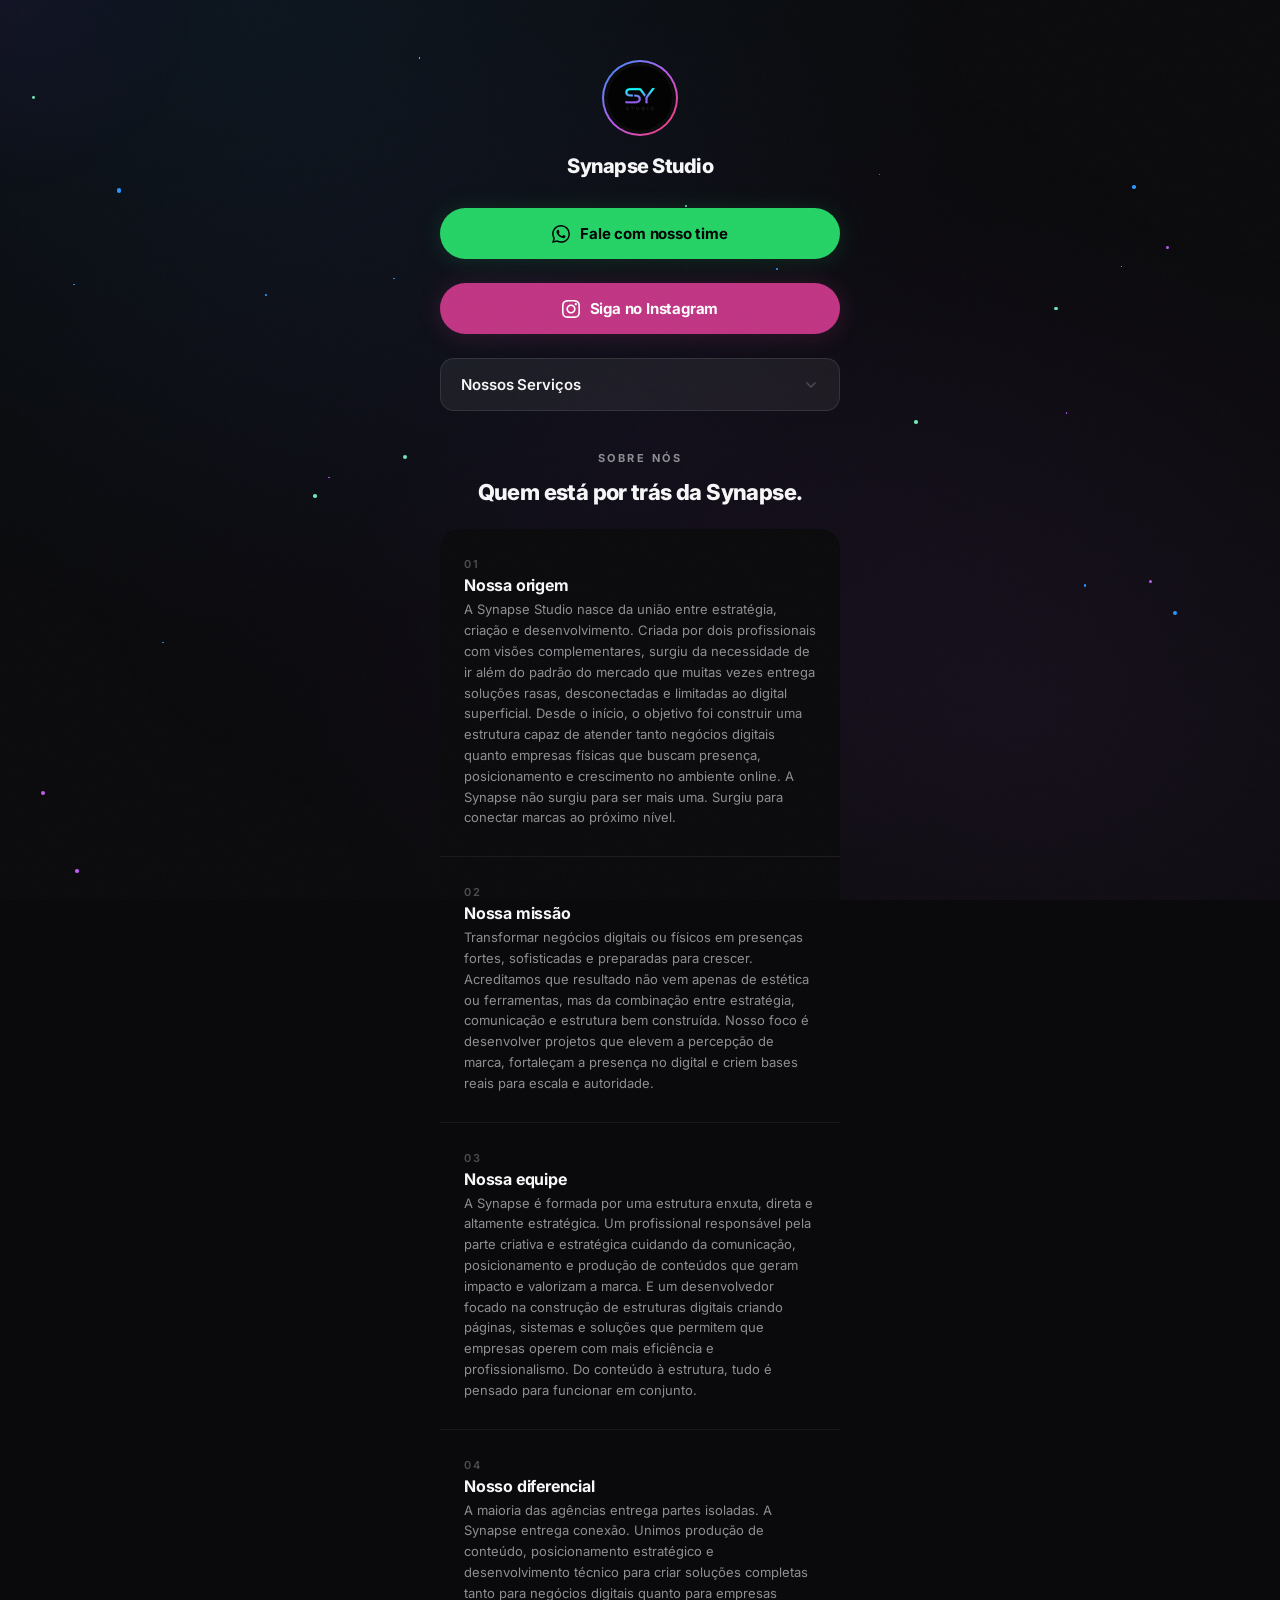
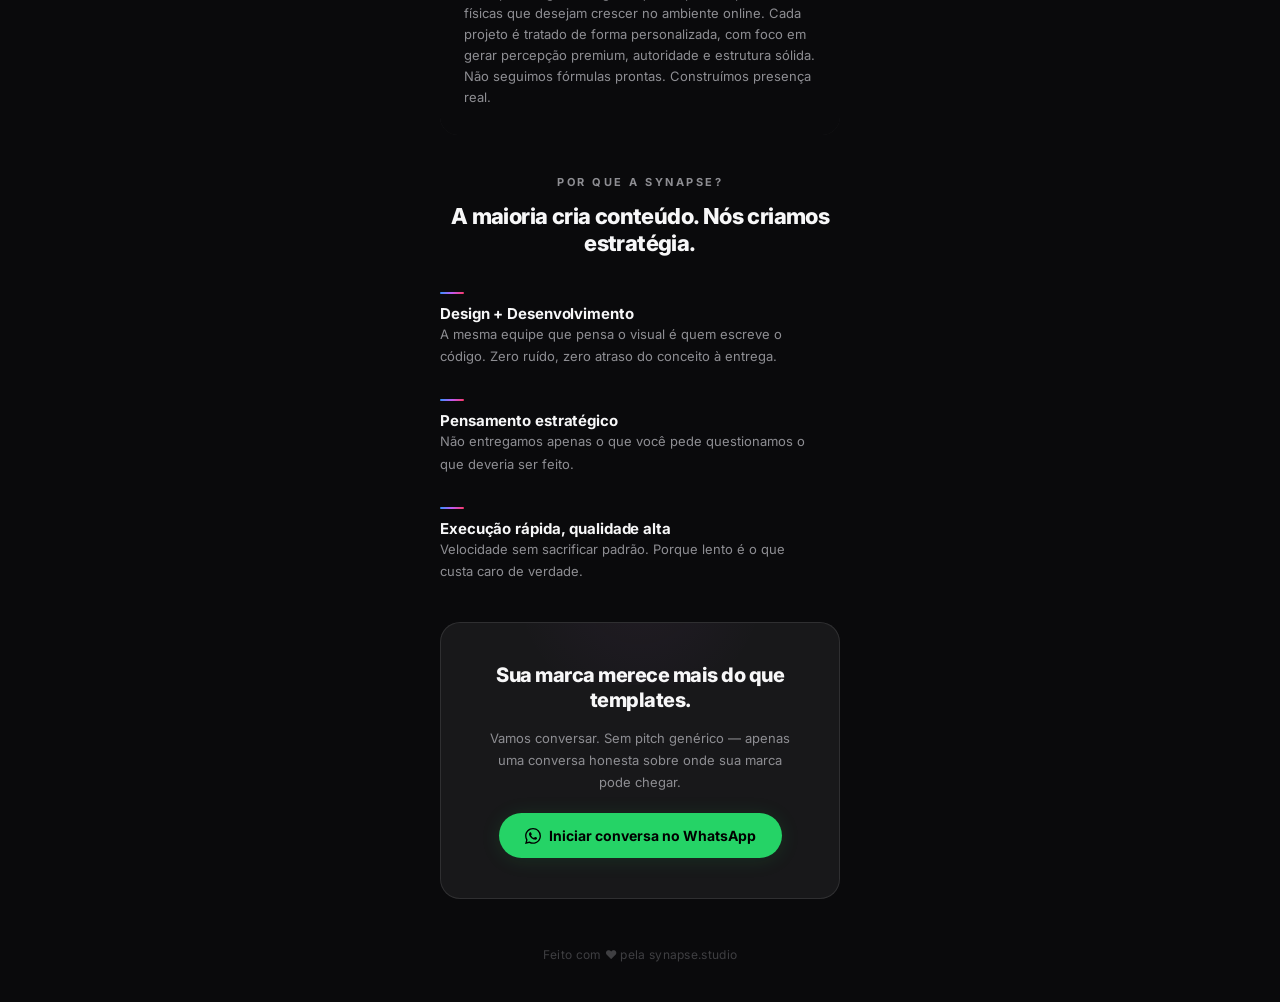
<file: index.html>
<!DOCTYPE html>
<html lang="pt-BR">
<head>
    <meta charset="UTF-8">
    <meta name="viewport" content="width=device-width, initial-scale=1.0">
    <title>Synapse Studio</title>
    <meta name="description" content="Transformamos ideias em experiências digitais">
    <link rel="icon" href="logo.png">
    <link rel="preconnect" href="https://fonts.googleapis.com">
    <link rel="preconnect" href="https://fonts.gstatic.com" crossorigin>
    <link href="https://fonts.googleapis.com/css2?family=Inter:wght@300;400;500;600;700;800;900&display=swap" rel="stylesheet">
    <link rel="stylesheet" href="style_novo.css">
</head>
<body>
    <div class="noise"></div>
    <div class="bg-gradient"></div>
    <div class="particles"></div>
    <div class="mouse-glow"></div>

    <main class="container">

        <!-- 1. HERO -->
        <section class="hero visible">
            <div class="avatar-ring">
                <div class="avatar"><img class="logo_pequeno" src="logo (2).png" alt=""></div>
            </div>
            <h1 class="headline fade-in-up" style="--delay: 0.15s">Synapse Studio</h1> 
            <p class="subheadline fade-in-up" style="--delay: 0.3s"></p>
        </section>

        <!-- 2. CTA WHATSAPP -->
        <section class="section-primary-cta fade-in-up" style="--delay: 0.5s">
            <a href="https://wa.me/5500000000000?text=Ol%C3%A1%2C%20vi%20o%20perfil%20da%20Synapse%20e%20gostaria%20de%20saber%20mais." target="_blank" rel="noopener" class="cta-primary">
                <svg class="whatsapp-icon" viewBox="0 0 24 24" fill="currentColor"><path d="M17.472 14.382c-.297-.149-1.758-.867-2.03-.967-.273-.099-.471-.148-.67.15-.197.297-.767.966-.94 1.164-.173.199-.347.223-.644.075-.297-.15-1.255-.463-2.39-1.475-.883-.788-1.48-1.761-1.653-2.059-.173-.297-.018-.458.13-.606.134-.133.298-.347.446-.52.149-.174.198-.298.298-.497.099-.198.05-.371-.025-.52-.075-.149-.669-1.612-.916-2.207-.242-.579-.487-.5-.669-.51-.173-.008-.371-.01-.57-.01-.198 0-.52.074-.792.372-.272.297-1.04 1.016-1.04 2.479 0 1.462 1.065 2.875 1.213 3.074.149.198 2.096 3.2 5.077 4.487.709.306 1.262.489 1.694.625.712.227 1.36.195 1.871.118.571-.085 1.758-.719 2.006-1.413.248-.694.248-1.289.173-1.413-.074-.124-.272-.198-.57-.347m-5.421 7.403h-.004a9.87 9.87 0 01-5.031-1.378l-.361-.214-3.741.982.998-3.648-.235-.374a9.86 9.86 0 01-1.51-5.26c.001-5.45 4.436-9.884 9.888-9.884 2.64 0 5.122 1.03 6.988 2.898a9.825 9.825 0 012.893 6.994c-.003 5.45-4.437 9.884-9.885 9.884m8.413-18.297A11.815 11.815 0 0012.05 0C5.495 0 .16 5.335.157 11.892c0 2.096.547 4.142 1.588 5.945L.057 24l6.305-1.654a11.882 11.882 0 005.683 1.448h.005c6.554 0 11.89-5.335 11.893-11.893a11.821 11.821 0 00-3.48-8.413z"/></svg>
                <span>Fale com nosso time</span>
            </a>
        </section>

        <!-- 3. CTA INSTAGRAM -->
        <section class="section-instagram-cta fade-in-up" style="--delay: 0.62s">
            <a href="https://www.instagram.com/synapse.studio_/" target="_blank" rel="noopener" class="cta-instagram">
                <svg class="instagram-icon" viewBox="0 0 24 24" fill="currentColor"><path d="M12 2.163c3.204 0 3.584.012 4.85.07 3.252.148 4.771 1.691 4.919 4.919.058 1.265.069 1.645.069 4.849 0 3.205-.012 3.584-.069 4.849-.149 3.225-1.664 4.771-4.919 4.919-1.266.058-1.644.07-4.85.07-3.204 0-3.584-.012-4.849-.07-3.26-.149-4.771-1.699-4.919-4.92-.058-1.265-.07-1.644-.07-4.849 0-3.204.013-3.583.07-4.849.149-3.227 1.664-4.771 4.919-4.919 1.266-.057 1.645-.069 4.849-.069zm0-2.163c-3.259 0-3.667.014-4.947.072-4.358.2-6.78 2.618-6.98 6.98-.059 1.281-.073 1.689-.073 4.948 0 3.259.014 3.668.072 4.948.2 4.358 2.618 6.78 6.98 6.98 1.281.058 1.689.072 4.948.072 3.259 0 3.668-.014 4.948-.072 4.354-.2 6.782-2.618 6.979-6.98.059-1.28.073-1.689.073-4.948 0-3.259-.014-3.667-.072-4.947-.196-4.354-2.617-6.78-6.979-6.98-1.281-.059-1.69-.073-4.949-.073zm0 5.838c-3.403 0-6.162 2.759-6.162 6.162s2.759 6.163 6.162 6.163 6.162-2.759 6.162-6.163c0-3.403-2.759-6.162-6.162-6.162zm0 10.162c-2.209 0-4-1.79-4-4 0-2.209 1.791-4 4-4s4 1.791 4 4c0 2.21-1.791 4-4 4zm6.406-11.845c-.796 0-1.441.645-1.441 1.44s.645 1.44 1.441 1.44c.795 0 1.439-.645 1.439-1.44s-.644-1.44-1.439-1.44z"/></svg>
                <span>Siga no Instagram</span>
            </a>
        </section>

        <!-- 4. NOSSOS SERVIÇOS — Accordion -->
        <section class="section-links">
            <div>
                <button class="services-accordion-btn" id="servicesBtn" aria-expanded="false" aria-controls="servicesList">
                    Nossos Serviços
                    <svg class="accordion-chevron" viewBox="0 0 24 24" fill="none" stroke="currentColor" stroke-width="2.5" stroke-linecap="round" stroke-linejoin="round">
                        <polyline points="6 9 12 15 18 9"/>
                    </svg>
                </button>
                <div class="services-list" id="servicesList" role="region" aria-labelledby="servicesBtn">
                    <div class="services-list-inner">
                        <div class="service-list-item">
                            <h4>⚙️ Estrutura & Automação</h4>
                            <p>Sistemas, fluxos e integrações que organizam e escalam sua operação sem depender de mais pessoas.</p>
                        </div>
                        <div class="service-list-item">
                            <h4>🎯 Posicionamento & Conteúdo</h4>
                            <p>Estratégia e direção criativa para transformar sua presença digital em autoridade, percepção premium e conversão.</p>
                        </div>
                        <div class="service-list-item">
                            <h4>🎥 Produção de Conteúdo Presencial</h4>
                            <p>Para negócios físicos, estruturamos a captação profissional de conteúdo, com equipe direcionada para gerar materiais de alto nível diretamente no seu ambiente.
                                Você não precisa se preocupar com gravação.
                                Nós cuidamos da produção.</p>
                        </div>
                        <div class="service-list-item">
                            <h4>🌐 Sites & Experiência Digital</h4>
                            <p>Páginas e interfaces desenvolvidas para gerar resultado.
                                Design + código trabalhando juntos para converter.</p>
                        </div>
                        <div class="service-list-item">
                            <h4>🧠 Identidade & Percepção de Marca</h4>
                            <p>Construção visual e estratégica que posiciona seu negócio acima da média, com clareza, consistência e autoridade.</p>
                        </div>
                    </div>
                </div>
            </div>
        </section>

        <!-- 5. SOBRE NÓS -->
        <section class="section-services">
            <div class="section-label">Sobre nós</div>
            <h2 class="section-title">Quem está por trás da Synapse.</h2>
            <div class="services-grid">
                <div class="service-card stagger">
                    <div class="service-num">01</div>
                    <h3>Nossa origem</h3>
                    <p>A Synapse Studio nasce da união entre estratégia, criação e desenvolvimento.
                    Criada por dois profissionais com visões complementares, surgiu da necessidade de ir além do padrão do mercado que muitas vezes entrega soluções rasas, desconectadas e limitadas ao digital superficial.
                    Desde o início, o objetivo foi construir uma estrutura capaz de atender tanto negócios digitais quanto empresas físicas que buscam presença, posicionamento e crescimento no ambiente online.
                    A Synapse não surgiu para ser mais uma.
                    Surgiu para conectar marcas ao próximo nível.</p>
                </div>
                <div class="service-card stagger">
                    <div class="service-num">02</div>
                    <h3>Nossa missão</h3>
                    <p>Transformar negócios digitais ou físicos em presenças fortes, sofisticadas e preparadas para crescer.
                        Acreditamos que resultado não vem apenas de estética ou ferramentas, mas da combinação entre estratégia, comunicação e estrutura bem construída.
                        Nosso foco é desenvolver projetos que elevem a percepção de marca, fortaleçam a presença no digital e criem bases reais para escala e autoridade.</p>
                </div>
                <div class="service-card stagger">
                    <div class="service-num">03</div>
                    <h3>Nossa equipe</h3>
                    <p>A Synapse é formada por uma estrutura enxuta, direta e altamente estratégica.
                        Um profissional responsável pela parte criativa e estratégica cuidando da comunicação, posicionamento e produção de conteúdos que geram impacto e valorizam a marca.
                        E um desenvolvedor focado na construção de estruturas digitais criando páginas, sistemas e soluções que permitem que empresas operem com mais eficiência e profissionalismo.
                        Do conteúdo à estrutura, tudo é pensado para funcionar em conjunto.</p>
                </div>
                <div class="service-card stagger">
                    <div class="service-num">04</div>
                    <h3>Nosso diferencial</h3>
                    <p>A maioria das agências entrega partes isoladas.
                        A Synapse entrega conexão.
                        Unimos produção de conteúdo, posicionamento estratégico e desenvolvimento técnico para criar soluções completas tanto para negócios digitais quanto para empresas físicas que desejam crescer no ambiente online.
                        Cada projeto é tratado de forma personalizada, com foco em gerar percepção premium, autoridade e estrutura sólida.
                        Não seguimos fórmulas prontas.
                        Construímos presença real.</p>
                </div>
            </div>
        </section>

        <!-- 6. POR QUE A SYNAPSE? -->
        <section class="section-authority">
            <div class="section-label">Por que a Synapse?</div>
            <h2 class="section-title">A maioria cria conteúdo. Nós criamos estratégia.</h2>
            <div class="authority-points">
                <div class="auth-point stagger">
                    <div class="auth-star"></div>
                    <h4>Design + Desenvolvimento</h4>
                    <p>A mesma equipe que pensa o visual é quem escreve o código. Zero ruído, zero atraso do conceito à entrega.</p>
                </div>
                <div class="auth-point stagger">
                    <div class="auth-star"></div>
                    <h4>Pensamento estratégico</h4>
                    <p>Não entregamos apenas o que você pede questionamos o que deveria ser feito.</p>
                </div>
                <div class="auth-point stagger">
                    <div class="auth-star"></div>
                    <h4>Execução rápida, qualidade alta</h4>
                    <p>Velocidade sem sacrificar padrão. Porque lento é o que custa caro de verdade.</p>
                </div>
            </div>
        </section>

        <!-- 7. CTA FINAL -->
        <section class="section-secondary-cta">
            <div class="cta-secondary-card">
                <h2>Sua marca merece mais do que templates.</h2>
                <p>Vamos conversar. Sem pitch genérico — apenas uma conversa honesta sobre onde sua marca pode chegar.</p>
                <a href="https://wa.me/5500000000000?text=Ol%C3%A1%2C%20vi%20o%20perfil%20da%20Synapse%20e%20gostaria%20de%20saber%20mais." target="_blank" rel="noopener" class="cta-secondary">
                    <svg class="whatsapp-icon-sm" viewBox="0 0 24 24" fill="currentColor"><path d="M17.472 14.382c-.297-.149-1.758-.867-2.03-.967-.273-.099-.471-.148-.67.15-.197.297-.767.966-.94 1.164-.173.199-.347.223-.644.075-.297-.15-1.255-.463-2.39-1.475-.883-.788-1.48-1.761-1.653-2.059-.173-.297-.018-.458.13-.606.134-.133.298-.347.446-.52.149-.174.198-.298.298-.497.099-.198.05-.371-.025-.52-.075-.149-.669-1.612-.916-2.207-.242-.579-.487-.5-.669-.51-.173-.008-.371-.01-.57-.01-.198 0-.52.074-.792.372-.272.297-1.04 1.016-1.04 2.479 0 1.462 1.065 2.875 1.213 3.074.149.198 2.096 3.2 5.077 4.487.709.306 1.262.489 1.694.625.712.227 1.36.195 1.871.118.571-.085 1.758-.719 2.006-1.413.248-.694.248-1.289.173-1.413-.074-.124-.272-.198-.57-.347m-5.421 7.403h-.004a9.87 9.87 0 01-5.031-1.378l-.361-.214-3.741.982.998-3.648-.235-.374a9.86 9.86 0 01-1.51-5.26c.001-5.45 4.436-9.884 9.888-9.884 2.64 0 5.122 1.03 6.988 2.898a9.825 9.825 0 012.893 6.994c-.003 5.45-4.437 9.884-9.885 9.884m8.413-18.297A11.815 11.815 0 0012.05 0C5.495 0 .16 5.335.157 11.892c0 2.096.547 4.142 1.588 5.945L.057 24l6.305-1.654a11.882 11.882 0 005.683 1.448h.005c6.554 0 11.89-5.335 11.893-11.893a11.821 11.821 0 00-3.48-8.413z"/></svg>
                    Iniciar conversa no WhatsApp
                </a>
            </div>
        </section>

        <!-- Footer -->
        <footer class="footer">
            <p class="footer-copy">Feito com ♥ pela synapse.studio</p>
        </footer>

    </main>

    <script>
        // Scroll animations
        const observer = new IntersectionObserver((entries) => {
            entries.forEach(entry => {
                if (entry.isIntersecting) entry.target.classList.add('visible');
            });
        }, { threshold: 0.15, rootMargin: '0px 0px -40px 0px' });
        document.querySelectorAll('section:not(.hero)').forEach(s => observer.observe(s));

        // Stagger animation
        const staggerObserver = new IntersectionObserver((entries) => {
            entries.forEach(entry => {
                if (entry.isIntersecting) {
                    const parent = entry.target.closest('.services-grid, .authority-points');
                    let idx = 0;
                    if (parent) idx = Array.from(parent.children).indexOf(entry.target);
                    setTimeout(() => entry.target.classList.add('visible'), idx * 120);
                    staggerObserver.unobserve(entry.target);
                }
            });
        }, { threshold: 0.1 });
        document.querySelectorAll('.stagger').forEach(el => staggerObserver.observe(el));

        // Services accordion
        const btn = document.getElementById('servicesBtn');
        const list = document.getElementById('servicesList');
        btn.addEventListener('click', () => {
            const isOpen = btn.classList.toggle('open');
            list.classList.toggle('open', isOpen);
            btn.setAttribute('aria-expanded', isOpen);
        });

        // Floating particles
        (function () {
            const c = document.querySelector('.particles');
            for (let i = 0; i < 30; i++) {
                const p = document.createElement('div');
                p.classList.add('particle');
                p.style.left = Math.random() * 100 + '%';
                p.style.top = Math.random() * 100 + '%';
                p.style.width = Math.random() * 4 + 1 + 'px';
                p.style.height = p.style.width;
                p.style.animationDelay = Math.random() * 6 + 's';
                p.style.animationDuration = Math.random() * 4 + 4 + 's';
                c.appendChild(p);
            }
        })();

        // Ripple effect
        document.querySelectorAll('.cta-primary, .cta-instagram, .cta-secondary, .text-link-card').forEach(btn => {
            btn.addEventListener('click', function (e) {
                const ripple = document.createElement('span');
                ripple.classList.add('ripple');
                const rect = this.getBoundingClientRect();
                const size = Math.max(rect.width, rect.height);
                ripple.style.width = ripple.style.height = size + 'px';
                ripple.style.left = e.clientX - rect.left - size / 2 + 'px';
                ripple.style.top = e.clientY - rect.top - size / 2 + 'px';
                this.appendChild(ripple);
                setTimeout(() => ripple.remove(), 600);
            });
        });

        // Mouse-following glow
        const glow = document.querySelector('.mouse-glow');
        let mx = 0, my = 0, cx = 0, cy = 0;
        document.addEventListener('mousemove', (e) => { mx = e.clientX; my = e.clientY; });
        function animateGlow() {
            cx += (mx - cx) * 0.08; cy += (my - cy) * 0.08;
            glow.style.transform = `translate(${cx - 200}px, ${cy - 200}px)`;
            requestAnimationFrame(animateGlow);
        }
        animateGlow();
    </script>
</body>
</html>
</file>
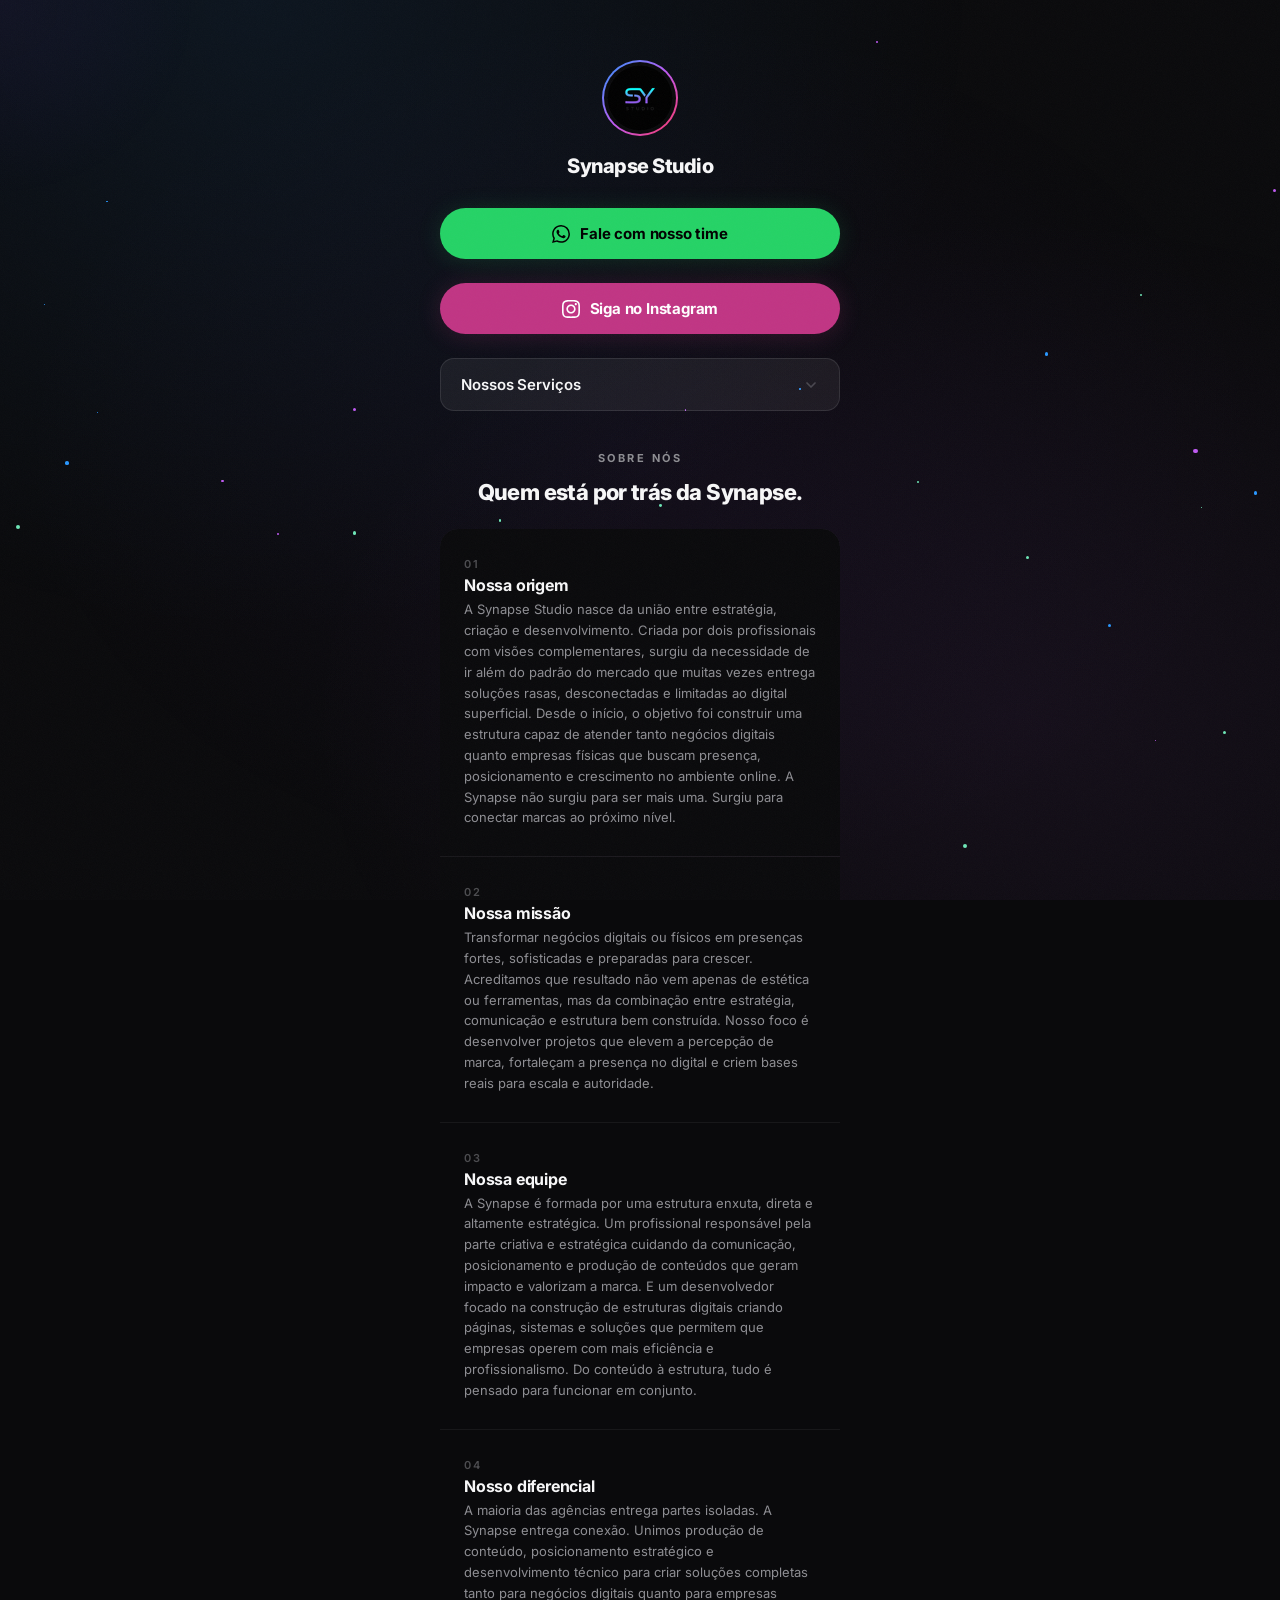
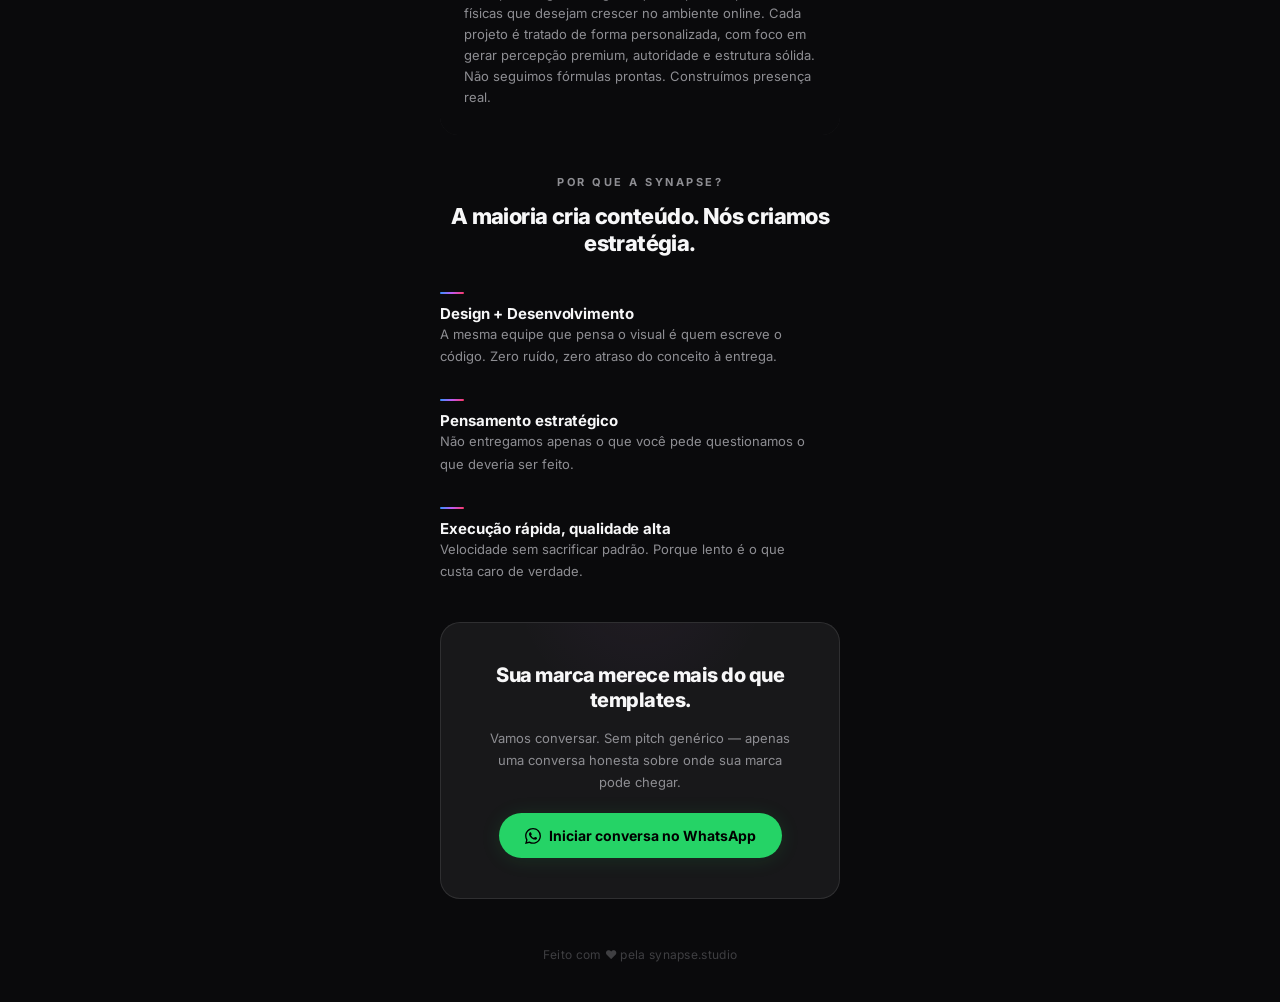
<file: index_NOVO.html>
<!DOCTYPE html>
<html lang="pt-BR">
<head>
    <meta charset="UTF-8">
    <meta name="viewport" content="width=device-width, initial-scale=1.0">
    <title>Synapse Studio</title>
    <meta name="description" content="Transformamos ideias em experiências digitais">
    <link rel="icon" href="logo.png">
    <link rel="preconnect" href="https://fonts.googleapis.com">
    <link rel="preconnect" href="https://fonts.gstatic.com" crossorigin>
    <link href="https://fonts.googleapis.com/css2?family=Inter:wght@300;400;500;600;700;800;900&display=swap" rel="stylesheet">
    <link rel="stylesheet" href="style_novo.css">
</head>
<body>
    <div class="noise"></div>
    <div class="bg-gradient"></div>
    <div class="particles"></div>
    <div class="mouse-glow"></div>

    <main class="container">

        <!-- 1. HERO -->
        <section class="hero visible">
            <div class="avatar-ring">
                <div class="avatar"><img class="logo_pequeno" src="logo (2).png" alt=""></div>
            </div>
            <h1 class="headline fade-in-up" style="--delay: 0.15s">Synapse Studio</h1>
            <p class="subheadline fade-in-up" style="--delay: 0.3s"></p>
        </section>

        <!-- 2. CTA WHATSAPP -->
        <section class="section-primary-cta fade-in-up" style="--delay: 0.5s">
            <a href="https://wa.me/5500000000000?text=Ol%C3%A1%2C%20vi%20o%20perfil%20da%20Synapse%20e%20gostaria%20de%20saber%20mais." target="_blank" rel="noopener" class="cta-primary">
                <svg class="whatsapp-icon" viewBox="0 0 24 24" fill="currentColor"><path d="M17.472 14.382c-.297-.149-1.758-.867-2.03-.967-.273-.099-.471-.148-.67.15-.197.297-.767.966-.94 1.164-.173.199-.347.223-.644.075-.297-.15-1.255-.463-2.39-1.475-.883-.788-1.48-1.761-1.653-2.059-.173-.297-.018-.458.13-.606.134-.133.298-.347.446-.52.149-.174.198-.298.298-.497.099-.198.05-.371-.025-.52-.075-.149-.669-1.612-.916-2.207-.242-.579-.487-.5-.669-.51-.173-.008-.371-.01-.57-.01-.198 0-.52.074-.792.372-.272.297-1.04 1.016-1.04 2.479 0 1.462 1.065 2.875 1.213 3.074.149.198 2.096 3.2 5.077 4.487.709.306 1.262.489 1.694.625.712.227 1.36.195 1.871.118.571-.085 1.758-.719 2.006-1.413.248-.694.248-1.289.173-1.413-.074-.124-.272-.198-.57-.347m-5.421 7.403h-.004a9.87 9.87 0 01-5.031-1.378l-.361-.214-3.741.982.998-3.648-.235-.374a9.86 9.86 0 01-1.51-5.26c.001-5.45 4.436-9.884 9.888-9.884 2.64 0 5.122 1.03 6.988 2.898a9.825 9.825 0 012.893 6.994c-.003 5.45-4.437 9.884-9.885 9.884m8.413-18.297A11.815 11.815 0 0012.05 0C5.495 0 .16 5.335.157 11.892c0 2.096.547 4.142 1.588 5.945L.057 24l6.305-1.654a11.882 11.882 0 005.683 1.448h.005c6.554 0 11.89-5.335 11.893-11.893a11.821 11.821 0 00-3.48-8.413z"/></svg>
                <span>Fale com nosso time</span>
            </a>
        </section>

        <!-- 3. CTA INSTAGRAM -->
        <section class="section-instagram-cta fade-in-up" style="--delay: 0.62s">
            <a href="https://www.instagram.com/synapse.studio_/" target="_blank" rel="noopener" class="cta-instagram">
                <svg class="instagram-icon" viewBox="0 0 24 24" fill="currentColor"><path d="M12 2.163c3.204 0 3.584.012 4.85.07 3.252.148 4.771 1.691 4.919 4.919.058 1.265.069 1.645.069 4.849 0 3.205-.012 3.584-.069 4.849-.149 3.225-1.664 4.771-4.919 4.919-1.266.058-1.644.07-4.85.07-3.204 0-3.584-.012-4.849-.07-3.26-.149-4.771-1.699-4.919-4.92-.058-1.265-.07-1.644-.07-4.849 0-3.204.013-3.583.07-4.849.149-3.227 1.664-4.771 4.919-4.919 1.266-.057 1.645-.069 4.849-.069zm0-2.163c-3.259 0-3.667.014-4.947.072-4.358.2-6.78 2.618-6.98 6.98-.059 1.281-.073 1.689-.073 4.948 0 3.259.014 3.668.072 4.948.2 4.358 2.618 6.78 6.98 6.98 1.281.058 1.689.072 4.948.072 3.259 0 3.668-.014 4.948-.072 4.354-.2 6.782-2.618 6.979-6.98.059-1.28.073-1.689.073-4.948 0-3.259-.014-3.667-.072-4.947-.196-4.354-2.617-6.78-6.979-6.98-1.281-.059-1.69-.073-4.949-.073zm0 5.838c-3.403 0-6.162 2.759-6.162 6.162s2.759 6.163 6.162 6.163 6.162-2.759 6.162-6.163c0-3.403-2.759-6.162-6.162-6.162zm0 10.162c-2.209 0-4-1.79-4-4 0-2.209 1.791-4 4-4s4 1.791 4 4c0 2.21-1.791 4-4 4zm6.406-11.845c-.796 0-1.441.645-1.441 1.44s.645 1.44 1.441 1.44c.795 0 1.439-.645 1.439-1.44s-.644-1.44-1.439-1.44z"/></svg>
                <span>Siga no Instagram</span>
            </a>
        </section>

        <!-- 4. NOSSOS SERVIÇOS — Accordion -->
        <section class="section-links">
            <div>
                <button class="services-accordion-btn" id="servicesBtn" aria-expanded="false" aria-controls="servicesList">
                    Nossos Serviços
                    <svg class="accordion-chevron" viewBox="0 0 24 24" fill="none" stroke="currentColor" stroke-width="2.5" stroke-linecap="round" stroke-linejoin="round">
                        <polyline points="6 9 12 15 18 9"/>
                    </svg>
                </button>
                <div class="services-list" id="servicesList" role="region" aria-labelledby="servicesBtn">
                    <div class="services-list-inner">
                        <div class="service-list-item">
                            <h4>⚙️ Estrutura & Automação</h4>
                            <p>Sistemas, fluxos e integrações que organizam e escalam sua operação sem depender de mais pessoas.</p>
                        </div>
                        <div class="service-list-item">
                            <h4>🎯 Posicionamento & Conteúdo</h4>
                            <p>Estratégia e direção criativa para transformar sua presença digital em autoridade, percepção premium e conversão.</p>
                        </div>
                        <div class="service-list-item">
                            <h4>🎥 Produção de Conteúdo Presencial</h4>
                            <p>Para negócios físicos, estruturamos a captação profissional de conteúdo, com equipe direcionada para gerar materiais de alto nível diretamente no seu ambiente.
                                Você não precisa se preocupar com gravação.
                                Nós cuidamos da produção.</p>
                        </div>
                        <div class="service-list-item">
                            <h4>🌐 Sites & Experiência Digital</h4>
                            <p>Páginas e interfaces desenvolvidas para gerar resultado.
                                Design + código trabalhando juntos para converter.</p>
                        </div>
                        <div class="service-list-item">
                            <h4>🧠 Identidade & Percepção de Marca</h4>
                            <p>Construção visual e estratégica que posiciona seu negócio acima da média, com clareza, consistência e autoridade.</p>
                        </div>
                    </div>
                </div>
            </div>
        </section>

        <!-- 5. SOBRE NÓS -->
        <section class="section-services">
            <div class="section-label">Sobre nós</div>
            <h2 class="section-title">Quem está por trás da Synapse.</h2>
            <div class="services-grid">
                <div class="service-card stagger">
                    <div class="service-num">01</div>
                    <h3>Nossa origem</h3>
                    <p>A Synapse Studio nasce da união entre estratégia, criação e desenvolvimento.
                    Criada por dois profissionais com visões complementares, surgiu da necessidade de ir além do padrão do mercado que muitas vezes entrega soluções rasas, desconectadas e limitadas ao digital superficial.
                    Desde o início, o objetivo foi construir uma estrutura capaz de atender tanto negócios digitais quanto empresas físicas que buscam presença, posicionamento e crescimento no ambiente online.
                    A Synapse não surgiu para ser mais uma.
                    Surgiu para conectar marcas ao próximo nível.</p>
                </div>
                <div class="service-card stagger">
                    <div class="service-num">02</div>
                    <h3>Nossa missão</h3>
                    <p>Transformar negócios digitais ou físicos em presenças fortes, sofisticadas e preparadas para crescer.
                        Acreditamos que resultado não vem apenas de estética ou ferramentas, mas da combinação entre estratégia, comunicação e estrutura bem construída.
                        Nosso foco é desenvolver projetos que elevem a percepção de marca, fortaleçam a presença no digital e criem bases reais para escala e autoridade.</p>
                </div>
                <div class="service-card stagger">
                    <div class="service-num">03</div>
                    <h3>Nossa equipe</h3>
                    <p>A Synapse é formada por uma estrutura enxuta, direta e altamente estratégica.
                        Um profissional responsável pela parte criativa e estratégica cuidando da comunicação, posicionamento e produção de conteúdos que geram impacto e valorizam a marca.
                        E um desenvolvedor focado na construção de estruturas digitais criando páginas, sistemas e soluções que permitem que empresas operem com mais eficiência e profissionalismo.
                        Do conteúdo à estrutura, tudo é pensado para funcionar em conjunto.</p>
                </div>
                <div class="service-card stagger">
                    <div class="service-num">04</div>
                    <h3>Nosso diferencial</h3>
                    <p>A maioria das agências entrega partes isoladas.
                        A Synapse entrega conexão.
                        Unimos produção de conteúdo, posicionamento estratégico e desenvolvimento técnico para criar soluções completas tanto para negócios digitais quanto para empresas físicas que desejam crescer no ambiente online.
                        Cada projeto é tratado de forma personalizada, com foco em gerar percepção premium, autoridade e estrutura sólida.
                        Não seguimos fórmulas prontas.
                        Construímos presença real.</p>
                </div>
            </div>
        </section>

        <!-- 6. POR QUE A SYNAPSE? -->
        <section class="section-authority">
            <div class="section-label">Por que a Synapse?</div>
            <h2 class="section-title">A maioria cria conteúdo. Nós criamos estratégia.</h2>
            <div class="authority-points">
                <div class="auth-point stagger">
                    <div class="auth-star"></div>
                    <h4>Design + Desenvolvimento</h4>
                    <p>A mesma equipe que pensa o visual é quem escreve o código. Zero ruído, zero atraso do conceito à entrega.</p>
                </div>
                <div class="auth-point stagger">
                    <div class="auth-star"></div>
                    <h4>Pensamento estratégico</h4>
                    <p>Não entregamos apenas o que você pede questionamos o que deveria ser feito.</p>
                </div>
                <div class="auth-point stagger">
                    <div class="auth-star"></div>
                    <h4>Execução rápida, qualidade alta</h4>
                    <p>Velocidade sem sacrificar padrão. Porque lento é o que custa caro de verdade.</p>
                </div>
            </div>
        </section>

        <!-- 7. CTA FINAL -->
        <section class="section-secondary-cta">
            <div class="cta-secondary-card">
                <h2>Sua marca merece mais do que templates.</h2>
                <p>Vamos conversar. Sem pitch genérico — apenas uma conversa honesta sobre onde sua marca pode chegar.</p>
                <a href="https://wa.me/5500000000000?text=Ol%C3%A1%2C%20vi%20o%20perfil%20da%20Synapse%20e%20gostaria%20de%20saber%20mais." target="_blank" rel="noopener" class="cta-secondary">
                    <svg class="whatsapp-icon-sm" viewBox="0 0 24 24" fill="currentColor"><path d="M17.472 14.382c-.297-.149-1.758-.867-2.03-.967-.273-.099-.471-.148-.67.15-.197.297-.767.966-.94 1.164-.173.199-.347.223-.644.075-.297-.15-1.255-.463-2.39-1.475-.883-.788-1.48-1.761-1.653-2.059-.173-.297-.018-.458.13-.606.134-.133.298-.347.446-.52.149-.174.198-.298.298-.497.099-.198.05-.371-.025-.52-.075-.149-.669-1.612-.916-2.207-.242-.579-.487-.5-.669-.51-.173-.008-.371-.01-.57-.01-.198 0-.52.074-.792.372-.272.297-1.04 1.016-1.04 2.479 0 1.462 1.065 2.875 1.213 3.074.149.198 2.096 3.2 5.077 4.487.709.306 1.262.489 1.694.625.712.227 1.36.195 1.871.118.571-.085 1.758-.719 2.006-1.413.248-.694.248-1.289.173-1.413-.074-.124-.272-.198-.57-.347m-5.421 7.403h-.004a9.87 9.87 0 01-5.031-1.378l-.361-.214-3.741.982.998-3.648-.235-.374a9.86 9.86 0 01-1.51-5.26c.001-5.45 4.436-9.884 9.888-9.884 2.64 0 5.122 1.03 6.988 2.898a9.825 9.825 0 012.893 6.994c-.003 5.45-4.437 9.884-9.885 9.884m8.413-18.297A11.815 11.815 0 0012.05 0C5.495 0 .16 5.335.157 11.892c0 2.096.547 4.142 1.588 5.945L.057 24l6.305-1.654a11.882 11.882 0 005.683 1.448h.005c6.554 0 11.89-5.335 11.893-11.893a11.821 11.821 0 00-3.48-8.413z"/></svg>
                    Iniciar conversa no WhatsApp
                </a>
            </div>
        </section>

        <!-- Footer -->
        <footer class="footer">
            <p class="footer-copy">Feito com ♥ pela synapse.studio</p>
        </footer>

    </main>

    <script>
        // Scroll animations
        const observer = new IntersectionObserver((entries) => {
            entries.forEach(entry => {
                if (entry.isIntersecting) entry.target.classList.add('visible');
            });
        }, { threshold: 0.15, rootMargin: '0px 0px -40px 0px' });
        document.querySelectorAll('section:not(.hero)').forEach(s => observer.observe(s));

        // Stagger animation
        const staggerObserver = new IntersectionObserver((entries) => {
            entries.forEach(entry => {
                if (entry.isIntersecting) {
                    const parent = entry.target.closest('.services-grid, .authority-points');
                    let idx = 0;
                    if (parent) idx = Array.from(parent.children).indexOf(entry.target);
                    setTimeout(() => entry.target.classList.add('visible'), idx * 120);
                    staggerObserver.unobserve(entry.target);
                }
            });
        }, { threshold: 0.1 });
        document.querySelectorAll('.stagger').forEach(el => staggerObserver.observe(el));

        // Services accordion
        const btn = document.getElementById('servicesBtn');
        const list = document.getElementById('servicesList');
        btn.addEventListener('click', () => {
            const isOpen = btn.classList.toggle('open');
            list.classList.toggle('open', isOpen);
            btn.setAttribute('aria-expanded', isOpen);
        });

        // Floating particles
        (function () {
            const c = document.querySelector('.particles');
            for (let i = 0; i < 30; i++) {
                const p = document.createElement('div');
                p.classList.add('particle');
                p.style.left = Math.random() * 100 + '%';
                p.style.top = Math.random() * 100 + '%';
                p.style.width = Math.random() * 4 + 1 + 'px';
                p.style.height = p.style.width;
                p.style.animationDelay = Math.random() * 6 + 's';
                p.style.animationDuration = Math.random() * 4 + 4 + 's';
                c.appendChild(p);
            }
        })();

        // Ripple effect
        document.querySelectorAll('.cta-primary, .cta-instagram, .cta-secondary, .text-link-card').forEach(btn => {
            btn.addEventListener('click', function (e) {
                const ripple = document.createElement('span');
                ripple.classList.add('ripple');
                const rect = this.getBoundingClientRect();
                const size = Math.max(rect.width, rect.height);
                ripple.style.width = ripple.style.height = size + 'px';
                ripple.style.left = e.clientX - rect.left - size / 2 + 'px';
                ripple.style.top = e.clientY - rect.top - size / 2 + 'px';
                this.appendChild(ripple);
                setTimeout(() => ripple.remove(), 600);
            });
        });

        // Mouse-following glow
        const glow = document.querySelector('.mouse-glow');
        let mx = 0, my = 0, cx = 0, cy = 0;
        document.addEventListener('mousemove', (e) => { mx = e.clientX; my = e.clientY; });
        function animateGlow() {
            cx += (mx - cx) * 0.08; cy += (my - cy) * 0.08;
            glow.style.transform = `translate(${cx - 200}px, ${cy - 200}px)`;
            requestAnimationFrame(animateGlow);
        }
        animateGlow();
    </script>
</body>
</html>
</file>
<file: style_novo.css>
/* ============================================
   SYNAPSE STUDIO — Premium Beacons
   ============================================ */

:root {
    --bg: #0a0a0c;
    --card: rgba(255, 255, 255, 0.06);
    --card-hover: rgba(255, 255, 255, 0.1);
    --border: rgba(255, 255, 255, 0.1);
    --border-hover: rgba(255, 255, 255, 0.18);
    --text: #f7f7f8;
    --text-muted: #8e8e93;
    --accent: #0071e3;
    --blue-500: #2997ff;
    --purple-500: #bf5af2;
    --whatsapp: #25d366;
    --instagram: #C13584;
    --gradient-beacons: linear-gradient(135deg, var(--blue-500) 0%, var(--purple-500) 50%, #ff375f 100%);
    --ease: cubic-bezier(0.22, 1, 0.36, 1);
    --max-w: 440px;
}

* { margin: 0; padding: 0; box-sizing: border-box; }
html { -webkit-font-smoothing: antialiased; -moz-osx-font-smoothing: grayscale; }
body {
    font-family: 'Inter', -apple-system, BlinkMacSystemFont, sans-serif;
    background: var(--bg);
    color: var(--text);
    min-height: 100vh;
    overflow-x: hidden;
    position: relative;
}

/* ───────── Noise Overlay ───────── */
.noise {
    position: fixed; inset: 0; pointer-events: none; z-index: 100; opacity: 0.03;
    background-image: url("data:image/svg+xml,%3Csvg viewBox='0 0 256 256' xmlns='http://www.w3.org/2000/svg'%3E%3Cfilter id='n'%3E%3CfeTurbulence type='fractalNoise' baseFrequency='0.9' numOctaves='4' stitchTiles='stitch'/%3E%3C/filter%3E%3Crect width='100%25' height='100%25' filter='url(%23n)'/%3E%3C/svg%3E");
    background-size: 200px 200px;
}

/* ───────── Ambient Background ───────── */
.bg-gradient {
    position: fixed; inset: 0;
    background:
        radial-gradient(ellipse at 20% 0%, rgba(41, 151, 255, 0.08) 0%, transparent 50%),
        radial-gradient(ellipse at 80% 80%, rgba(191, 90, 242, 0.06) 0%, transparent 50%),
        radial-gradient(ellipse at 50% 50%, rgba(124, 58, 237, 0.04) 0%, transparent 70%);
    pointer-events: none; z-index: 0;
}

/* ───────── Floating Particles ───────── */
.particles { position: fixed; inset: 0; pointer-events: none; z-index: 0; }

@keyframes float {
    0%, 100% { transform: translateY(0) scale(1); opacity: 0.15; }
    50%       { transform: translateY(-40px) scale(1.8); opacity: 0.5; }
}

.particle { position: absolute; border-radius: 50%; animation: float 6s ease-in-out infinite; }
.particle:nth-child(3n)   { background: var(--blue-500); }
.particle:nth-child(3n+1) { background: var(--purple-500); }
.particle:nth-child(3n+2) { background: #6ee7b7; }

/* ───────── Mouse-Following Glow ───────── */
.mouse-glow {
    position: fixed; width: 400px; height: 400px; border-radius: 50%;
    background: radial-gradient(circle, rgba(124, 58, 237, 0.06) 0%, transparent 70%);
    pointer-events: none; z-index: 0; top: 0; left: 0; will-change: transform;
}

/* ───────── Container ───────── */
.container {
    position: relative; z-index: 1;
    max-width: var(--max-w); margin: 0 auto;
    padding: 44px 20px 40px;
    display: flex; flex-direction: column; align-items: center; gap: 24px;
}

/* ───────── Animations ───────── */
section {
    width: 100%; opacity: 0; transform: translateY(25px);
    transition: opacity 0.7s var(--ease), transform 0.7s var(--ease);
}
section.visible { opacity: 1; transform: translateY(0); }

@keyframes fadeInUp {
    from { opacity: 0; transform: translateY(20px); }
    to   { opacity: 1; transform: translateY(0); }
}
@keyframes scaleIn {
    from { opacity: 0; transform: scale(0.85); }
    to   { opacity: 1; transform: scale(1); }
}

.hero.visible, .fade-in-up {
    animation: fadeInUp 0.7s var(--ease) both;
    animation-delay: var(--delay, 0s);
}

.stagger { opacity: 0; transform: translateY(15px); transition: opacity 0.5s var(--ease), transform 0.5s var(--ease); }
.stagger.visible { opacity: 1; transform: translateY(0); }

/* ───────── HERO ───────── */
.hero {
    padding-top: 16px; opacity: 1 !important; transform: none !important;
    text-align: center; display: flex; flex-direction: column; align-items: center;
}
.avatar-ring {
    padding: 2px; border-radius: 50%;
    background: var(--gradient-beacons); margin-bottom: 18px;
    animation: scaleIn 0.6s var(--ease) both;
}

/* .logo_pequeno{
    display: flex;
    border-radius: 60%;
} */
.avatar {
    width: 72px; height: 72px; border-radius: 50%;
    background: var(--bg); display: flex; align-items: center; justify-content: center;
    font-size: 24px; font-weight: 800; color: var(--text); letter-spacing: -1px;
}
.headline { font-size: 20px; font-weight: 800; letter-spacing: -0.5px; text-align: center; margin-bottom: 6px; }
.subheadline { font-size: 14px; color: var(--text-muted); text-align: center; max-width: 280px; line-height: 1.5; }

/* ───────── CTA PRIMARY (WhatsApp) ───────── */
.section-primary-cta { opacity: 1 !important; transform: none !important; }

.cta-primary {
    display: flex; align-items: center; justify-content: center; gap: 10px;
    width: 100%; padding: 16px 28px;
    background: var(--whatsapp); color: #000;
    font-weight: 700; font-size: 15px; letter-spacing: -0.2px;
    text-decoration: none; border-radius: 100px;
    position: relative; overflow: hidden;
    transition: all 0.35s var(--ease);
    box-shadow: 0 2px 24px rgba(37, 211, 102, 0.15);
}
.cta-primary:hover { transform: translateY(-2px) scale(1.02); box-shadow: 0 6px 40px rgba(37, 211, 102, 0.25); }

/* ───────── CTA INSTAGRAM ───────── */
.section-instagram-cta { opacity: 1 !important; transform: none !important; }

.cta-instagram {
    display: flex; align-items: center; justify-content: center; gap: 10px;
    width: 100%; padding: 16px 28px;
    background: var(--instagram); color: #fff;
    font-weight: 700; font-size: 15px; letter-spacing: -0.2px;
    text-decoration: none; border-radius: 100px;
    position: relative; overflow: hidden;
    transition: all 0.35s var(--ease);
    box-shadow: 0 2px 24px rgba(193, 53, 132, 0.2);
}
.cta-instagram:hover { transform: translateY(-2px) scale(1.02); box-shadow: 0 6px 40px rgba(193, 53, 132, 0.35); }

.whatsapp-icon, .instagram-icon { width: 18px; height: 18px; flex-shrink: 0; }

/* ───────── TEXT LINKS ───────── */
.section-links { display: flex; flex-direction: column; gap: 10px; }

.text-link-card {
    display: flex; align-items: center; justify-content: space-between;
    padding: 16px 20px;
    background: var(--card); border: 1px solid var(--border); border-radius: 14px;
    color: var(--text); text-decoration: none;
    font-weight: 600; font-size: 15px; letter-spacing: -0.1px;
    position: relative; overflow: hidden;
    transition: all 0.35s var(--ease);
}
.text-link-card::before {
    content: ''; position: absolute; inset: 0;
    background: linear-gradient(135deg, transparent, rgba(255,255,255,0.03));
    opacity: 0; transition: opacity 0.35s var(--ease);
}
.text-link-card:hover { border-color: var(--border-hover); background: var(--card-hover); transform: translateY(-2px); box-shadow: 0 4px 20px rgba(0,0,0,0.4); }
.text-link-card:hover::before { opacity: 1; }
.text-link-card:hover .link-arrow { transform: translateX(4px); color: var(--text-muted); }
.link-arrow { font-size: 16px; color: var(--text-muted); opacity: 0.4; transition: all 0.35s var(--ease); }

/* ───────── SERVICES ACCORDION ───────── */
.services-accordion-btn {
    display: flex; align-items: center; justify-content: space-between;
    width: 100%; padding: 16px 20px;
    background: var(--card); border: 1px solid var(--border); border-radius: 14px;
    color: var(--text); font-family: 'Inter', sans-serif;
    font-weight: 600; font-size: 15px; letter-spacing: -0.1px;
    cursor: pointer; position: relative; overflow: hidden;
    transition: all 0.35s var(--ease);
}
.services-accordion-btn:hover { border-color: var(--border-hover); background: var(--card-hover); transform: translateY(-2px); box-shadow: 0 4px 20px rgba(0,0,0,0.4); }

.accordion-chevron {
    width: 16px; height: 16px; color: var(--text-muted); opacity: 0.4;
    transition: transform 0.35s var(--ease);
    flex-shrink: 0;
}
.services-accordion-btn.open .accordion-chevron { transform: rotate(180deg); opacity: 0.7; }

.services-list {
    max-height: 0; overflow: hidden;
    transition: max-height 0.55s var(--ease), opacity 0.35s var(--ease);
    opacity: 0;
}
.services-list.open { max-height: 800px; opacity: 1; }

.services-list-inner {
    margin-top: 8px;
    display: flex; flex-direction: column; gap: 1px;
    background: rgba(255,255,255,0.06);
    border-radius: 18px; overflow: hidden;
}

.service-list-item {
    display: flex; flex-direction: column; gap: 4px;
    padding: 22px 24px;
    background: var(--bg);
    position: relative; overflow: hidden;
    transition: all 0.35s var(--ease);
}
.service-list-item:first-child { border-radius: 18px 18px 0 0; }
.service-list-item:last-child  { border-radius: 0 0 18px 18px; }
.service-list-item:hover { background: rgba(255,255,255,0.03); transform: translateX(3px); box-shadow: inset 3px 0 0 var(--blue-500); }

.service-list-item h4 { font-size: 15px; font-weight: 700; color: var(--text); letter-spacing: -0.2px; }
.service-list-item p  { font-size: 13px; color: var(--text-muted); line-height: 1.6; }

/* ───────── SOBRE NÓS / SERVICES GRID ───────── */
.section-services { margin-top: 16px; text-align: center; }
.section-label { font-size: 11px; font-weight: 700; letter-spacing: 2.5px; text-transform: uppercase; color: var(--text-muted); margin-bottom: 14px; }
.section-title { font-size: 22px; font-weight: 800; letter-spacing: -0.6px; line-height: 1.2; color: var(--text); margin-bottom: 24px; text-align: center; }

.services-grid { display: flex; flex-direction: column; gap: 1px; background: rgba(255,255,255,0.06); border-radius: 18px; overflow: hidden; }
.service-card {
    padding: 28px 24px; background: var(--bg); display: flex; flex-direction: column; gap: 4px;
    text-align: left; position: relative; overflow: hidden;
    opacity: 0; transform: translateY(15px); transition: all 0.45s var(--ease);
}
.service-card.visible { opacity: 1; transform: translateY(0); }
.service-card:first-child { border-radius: 18px 18px 0 0; }
.service-card:last-child  { border-radius: 0 0 18px 18px; }
.service-card:hover { background: rgba(255,255,255,0.03); transform: translateX(3px); box-shadow: inset 3px 0 0 var(--blue-500); }
.service-num { font-size: 11px; font-weight: 600; color: var(--text-muted); letter-spacing: 1.5px; opacity: 0.5; }
.service-card h3 { font-size: 16px; font-weight: 700; letter-spacing: -0.2px; color: var(--text); }
.service-card p  { font-size: 13px; font-weight: 400; line-height: 1.6; color: var(--text-muted); }

/* ───────── AUTHORITY ───────── */
.section-authority { margin-top: 16px; text-align: center; }
.section-authority .section-title { margin-bottom: 36px; }
.authority-points { display: flex; flex-direction: column; gap: 32px; text-align: left; }
.auth-point { opacity: 0; transform: translateY(15px); transition: all 0.45s var(--ease); }
.auth-point.visible { opacity: 1; transform: translateY(0); }
.auth-star { width: 24px; height: 2px; background: var(--gradient-beacons); border-radius: 2px; margin-bottom: 10px; }
.auth-point h4 { font-size: 15px; font-weight: 700; letter-spacing: -0.1px; color: var(--text); }
.auth-point p  { font-size: 13px; font-weight: 400; line-height: 1.7; color: var(--text-muted); max-width: 380px; }

/* ───────── SECONDARY CTA ───────── */
.section-secondary-cta { margin-top: 16px; }
.cta-secondary-card {
    padding: 40px 28px; background: var(--card); border: 1px solid var(--border); border-radius: 20px;
    text-align: center; display: flex; flex-direction: column; align-items: center; gap: 14px;
    position: relative; overflow: hidden;
}
.cta-secondary-card::before {
    content: ''; position: absolute; top: -50%; left: 50%; transform: translateX(-50%);
    width: 300px; height: 200px;
    background: radial-gradient(circle, rgba(191, 90, 242, 0.05) 0%, transparent 70%);
    pointer-events: none;
}
.cta-secondary-card h2 { font-size: 20px; font-weight: 800; letter-spacing: -0.5px; line-height: 1.25; color: var(--text); position: relative; }
.cta-secondary-card p  { font-size: 13px; font-weight: 400; line-height: 1.7; color: var(--text-muted); max-width: 300px; position: relative; }
.cta-secondary {
    margin-top: 6px; display: inline-flex; align-items: center; gap: 8px;
    padding: 14px 26px; background: var(--whatsapp); color: #000;
    font-weight: 700; font-size: 14px; text-decoration: none; border-radius: 100px;
    position: relative; overflow: hidden; transition: all 0.35s var(--ease);
    box-shadow: 0 2px 20px rgba(37, 211, 102, 0.12);
}
.cta-secondary:hover { transform: translateY(-2px) scale(1.02); box-shadow: 0 6px 36px rgba(37, 211, 102, 0.22); }
.whatsapp-icon-sm { width: 16px; height: 16px; }

/* ───────── FOOTER ───────── */
.footer { margin-top: 24px; opacity: 1 !important; transform: none !important; text-align: center; }
.footer-copy { font-size: 12px; color: var(--text-muted); opacity: 0.4; letter-spacing: 0.3px; }

/* ───────── RIPPLE ───────── */
@keyframes ripple {
    0%   { transform: scale(0); opacity: 0.3; background: rgba(255,255,255,0.3); border-radius: 50%; }
    100% { transform: scale(2.5); opacity: 0; border-radius: 50%; }
}
.ripple { position: absolute; pointer-events: none; animation: ripple 0.6s ease-out; }

/* ───────── ACCESSIBILITY ───────── */
a:focus-visible { outline: 2px solid var(--blue-500); outline-offset: 3px; border-radius: 100px; }

@media (prefers-reduced-motion: reduce) {
    *, *::before, *::after { animation-duration: 0.01ms !important; transition-duration: 0.01ms !important; }
    section { opacity: 1 !important; transform: none !important; }
}
</file>
